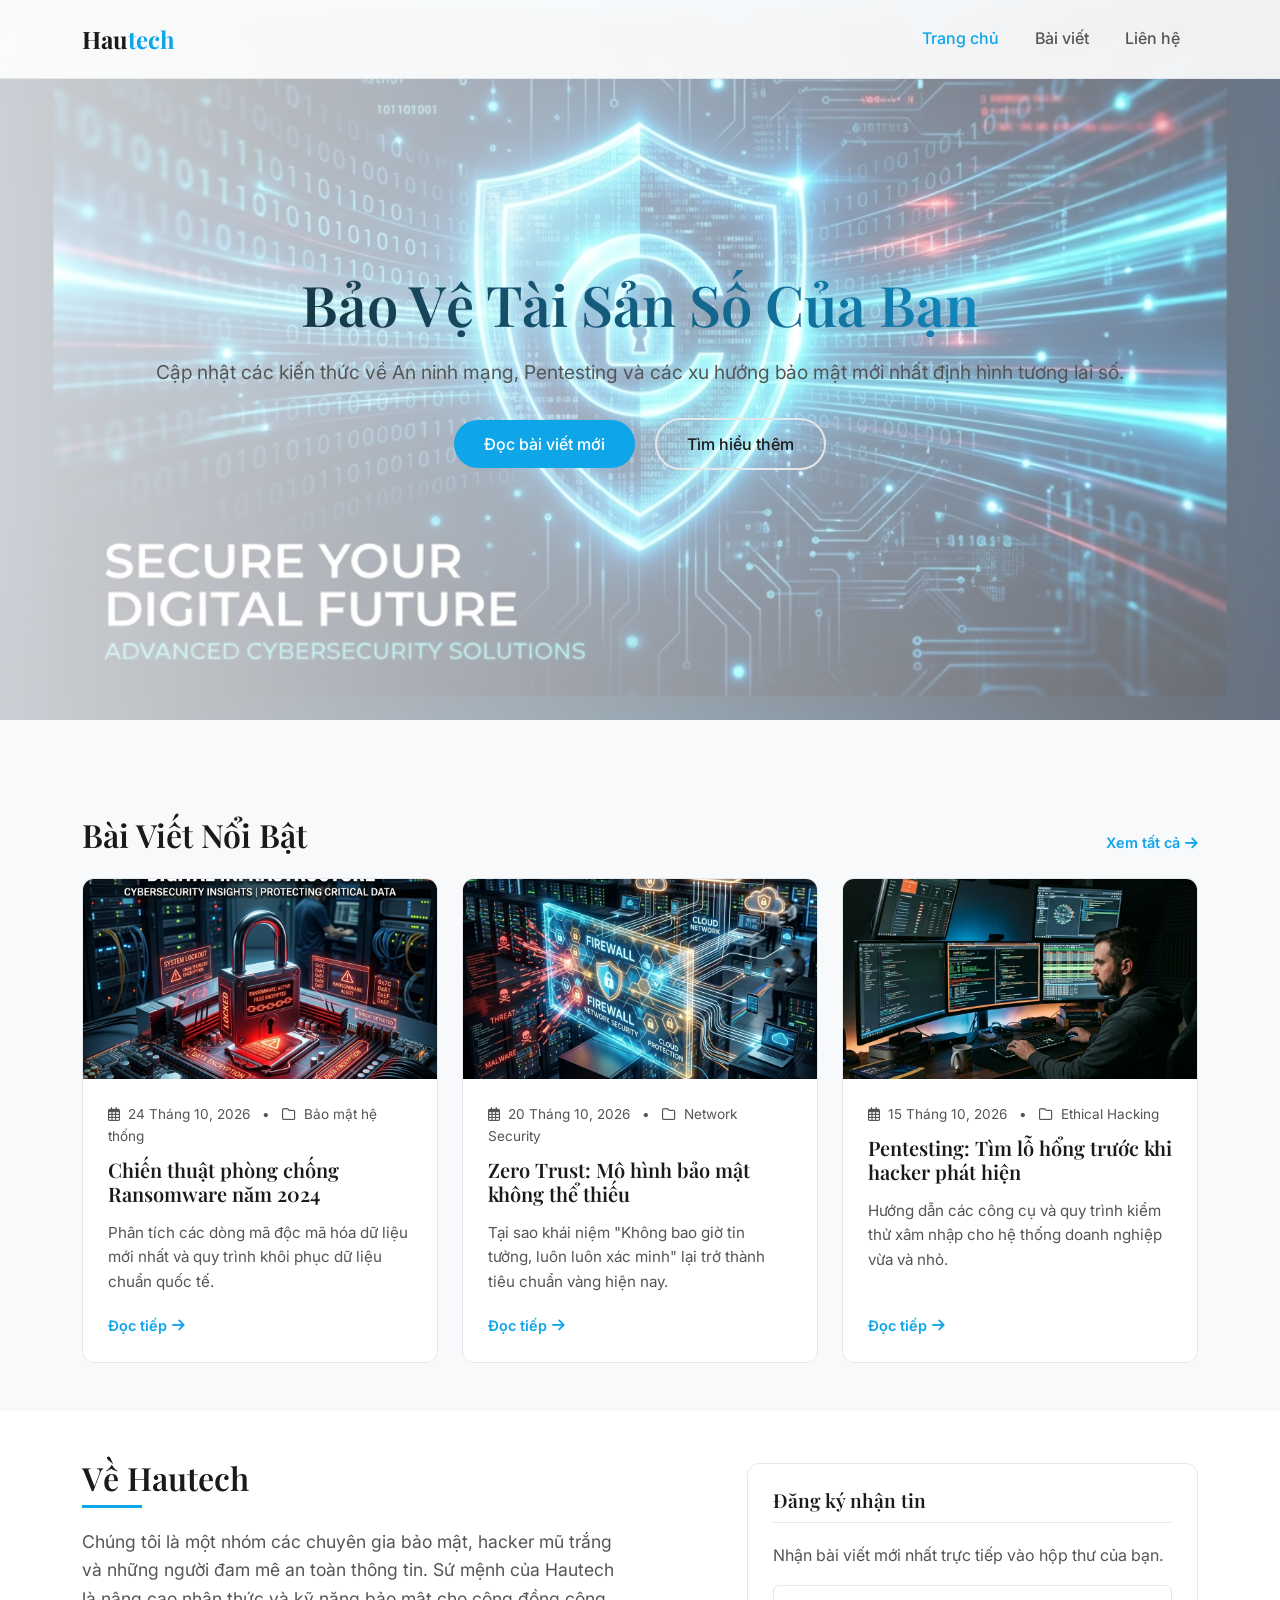
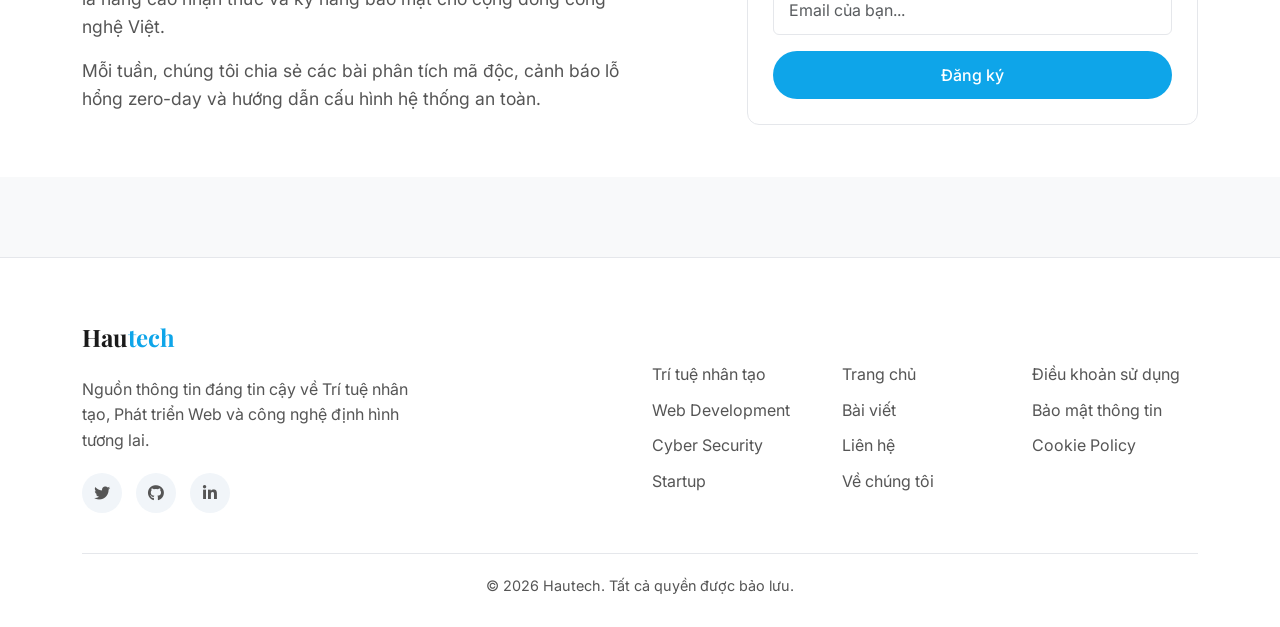
<file: index.html>
<!DOCTYPE html>
<html lang="vi">

<head>
    <meta charset="UTF-8">
    <meta name="viewport" content="width=device-width, initial-scale=1.0">
    <title>Hautech - Chuyên Gia An Ninh Mạng & Bảo Mật Dữ Liệu</title>
    <meta name="description"
        content="Blog chuyên sâu về an ninh mạng, bảo mật hệ thống và phòng chống hacker. Khám phá các kỹ thuật bảo vệ dữ liệu hiện đại nhất.">
    <meta name="keywords" content="an ninh mạng, bảo mật, hacker, pentest, bảo mật dữ liệu, hautech">
    <meta property="og:title" content="Hautech - Chuyên Gia An Ninh Mạng & Bảo Mật Dữ Liệu">
    <meta property="og:description" content="Blog chuyên sâu về an ninh mạng, bảo mật hệ thống và phòng chống hacker.">
    <meta property="og:image" content="images/hero-bg.jpg">
    <meta property="og:type" content="website">

    <!-- Bootstrap 5 CSS -->
    <link href="https://cdn.jsdelivr.net/npm/bootstrap@5.3.0/dist/css/bootstrap.min.css" rel="stylesheet">
    <!-- FontAwesome -->
    <link rel="stylesheet" href="https://cdnjs.cloudflare.com/ajax/libs/font-awesome/6.4.0/css/all.min.css">
    <!-- AOS Animation -->
    <link href="https://unpkg.com/aos@2.3.1/dist/aos.css" rel="stylesheet">
    <!-- Custom CSS -->
    <link rel="stylesheet" href="css/style.css">
    <script src="https://cdn.pagesense.io/js/quangcompany434/98872169e01f45d39a383c97e71a6139.js"></script>
</head>

<body>

    <!-- Navigation -->
    <nav class="navbar navbar-expand-lg navbar-dark navbar-custom fixed-top">
        <div class="container">
            <a class="navbar-brand" href="index.html">Hau<span style="color: var(--accent-color)">tech</span></a>
            <button class="navbar-toggler" type="button" data-bs-toggle="collapse" data-bs-target="#navbarNav">
                <span class="navbar-toggler-icon"></span>
            </button>
            <div class="collapse navbar-collapse" id="navbarNav">
                <ul class="navbar-nav ms-auto">
                    <li class="nav-item">
                        <a class="nav-link active" href="index.html">Trang chủ</a>
                    </li>
                    <li class="nav-item">
                        <a class="nav-link" href="blog.html">Bài viết</a>
                    </li>
                    <li class="nav-item">
                        <a class="nav-link" href="contact.html">Liên hệ</a>
                    </li>
                </ul>
            </div>
        </div>
    </nav>

    <!-- Hero Section -->
    <header class="hero-section">
        <div class="hero-overlay"></div>
        <div class="container hero-content text-center" data-aos="fade-up">
            <h1>Bảo Vệ Tài Sản Số Của Bạn</h1>
            <p>Cập nhật các kiến thức về An ninh mạng, Pentesting và các xu hướng bảo mật mới nhất định hình tương lai
                số.</p>
            <div class="mt-4">
                <a href="blog.html" class="btn btn-custom me-3">Đọc bài viết mới</a>
                <a href="#about" class="btn btn-outline-custom">Tìm hiểu thêm</a>
            </div>
        </div>
    </header>

    <!-- Featured Posts Section -->
    <section class="py-5 mt-5">
        <div class="container">
            <div class="d-flex justify-content-between align-items-end mb-4" data-aos="fade-up">
                <h2 class="mb-0">Bài Viết Nổi Bật</h2>
                <a href="blog.html" class="read-more" style="color: var(--accent-color)">Xem tất cả <i
                        class="fas fa-arrow-right"></i></a>
            </div>

            <div class="row g-4">
                <!-- Post 1 -->
                <div class="col-lg-4 col-md-6" data-aos="fade-up" data-aos-delay="100">
                    <div class="post-card">
                        <img src="images/post-1.jpg" alt="AI Tương lai" class="post-card-img">
                        <div class="post-card-body">
                            <div class="post-meta">
                                <span><i class="far fa-calendar-alt me-1"></i> 24 Tháng 10, 2026</span>
                                <span class="mx-2">•</span>
                                <span><i class="far fa-folder me-1"></i> Bảo mật hệ thống</span>
                            </div>
                            <h3 class="post-title"><a href="post-detail.html">Chiến thuật phòng chống Ransomware năm
                                    2024</a></h3>
                            <p class="post-excerpt">Phân tích các dòng mã độc mã hóa dữ liệu mới nhất và quy trình khôi
                                phục dữ liệu chuẩn quốc tế.</p>
                            <a href="post-detail.html" class="read-more mt-auto" style="color: var(--accent-color)">Đọc
                                tiếp <i class="fas fa-arrow-right"></i></a>
                        </div>
                    </div>
                </div>

                <!-- Post 2 -->
                <div class="col-lg-4 col-md-6" data-aos="fade-up" data-aos-delay="200">
                    <div class="post-card">
                        <img src="images/post-2.jpg" alt="Web Development" class="post-card-img">
                        <div class="post-card-body">
                            <div class="post-meta">
                                <span><i class="far fa-calendar-alt me-1"></i> 20 Tháng 10, 2026</span>
                                <span class="mx-2">•</span>
                                <span><i class="far fa-folder me-1"></i> Network Security</span>
                            </div>
                            <h3 class="post-title"><a href="#">Zero Trust: Mô hình bảo mật không thể thiếu</a></h3>
                            <p class="post-excerpt">Tại sao khái niệm "Không bao giờ tin tưởng, luôn luôn xác minh" lại
                                trở thành tiêu chuẩn vàng hiện nay.</p>
                            <a href="#" class="read-more mt-auto" style="color: var(--accent-color)">Đọc tiếp <i
                                    class="fas fa-arrow-right"></i></a>
                        </div>
                    </div>
                </div>

                <!-- Post 3 -->
                <div class="col-lg-4 col-md-6" data-aos="fade-up" data-aos-delay="300">
                    <div class="post-card">
                        <img src="images/post-3.jpg" alt="Digital Growth" class="post-card-img">
                        <div class="post-card-body">
                            <div class="post-meta">
                                <span><i class="far fa-calendar-alt me-1"></i> 15 Tháng 10, 2026</span>
                                <span class="mx-2">•</span>
                                <span><i class="far fa-folder me-1"></i> Ethical Hacking</span>
                            </div>
                            <h3 class="post-title"><a href="#">Pentesting: Tìm lỗ hổng trước khi hacker phát hiện</a>
                            </h3>
                            <p class="post-excerpt">Hướng dẫn các công cụ và quy trình kiểm thử xâm nhập cho hệ thống
                                doanh nghiệp vừa và nhỏ.</p>
                            <a href="#" class="read-more mt-auto" style="color: var(--accent-color)">Đọc tiếp <i
                                    class="fas fa-arrow-right"></i></a>
                        </div>
                    </div>
                </div>
            </div>
        </div>
    </section>

    <!-- About Section -->
    <section id="about" class="py-5" style="background-color: var(--bg-card)">
        <div class="container">
            <div class="row align-items-center">
                <div class="col-lg-6 mb-4 mb-lg-0" data-aos="fade-right">
                    <h2>Về Hautech</h2>
                    <div style="width: 60px; height: 3px; background-color: var(--accent-color); margin-bottom: 20px;">
                    </div>
                    <p style="color: var(--text-secondary); font-size: 1.1rem;">Chúng tôi là một nhóm các chuyên gia bảo
                        mật, hacker mũ trắng và những người đam mê an toàn thông tin. Sứ mệnh của Hautech là nâng cao
                        nhận thức và kỹ năng bảo mật cho cộng đồng công nghệ Việt.</p>
                    <p style="color: var(--text-secondary); font-size: 1.1rem;">Mỗi tuần, chúng tôi chia sẻ các bài phân
                        tích mã độc, cảnh báo lỗ hổng zero-day và hướng dẫn cấu hình hệ thống an toàn.</p>
                </div>
                <div class="col-lg-5 offset-lg-1" data-aos="fade-left">
                    <div class="sidebar-widget mb-0">
                        <h3 class="widget-title">Đăng ký nhận tin</h3>
                        <p style="color: var(--text-secondary)">Nhận bài viết mới nhất trực tiếp vào hộp thư của bạn.
                        </p>
                        <form>
                            <div class="mb-3">
                                <input type="email" class="form-control" placeholder="Email của bạn..." required>
                            </div>
                            <button type="submit" class="btn btn-custom w-100">Đăng ký</button>
                        </form>
                    </div>
                </div>
            </div>
        </div>
    </section>

    <!-- Footer -->
    <footer class="footer">
        <div class="container">
            <div class="row">
                <div class="col-lg-4 mb-4 mb-lg-0">
                    <a href="index.html" class="footer-logo">Hau<span style="color: var(--accent-color)">tech</span></a>
                    <p class="footer-text">Nguồn thông tin đáng tin cậy về Trí tuệ nhân tạo, Phát triển Web và công nghệ
                        định hình tương lai.</p>
                    <div class="social-links">
                        <a href="#"><i class="fab fa-twitter"></i></a>
                        <a href="#"><i class="fab fa-github"></i></a>
                        <a href="#"><i class="fab fa-linkedin-in"></i></a>
                    </div>
                </div>
                <div class="col-lg-2 offset-lg-2 col-md-4 mb-4 mb-md-0">
                    <h5 style="color: white; margin-bottom: 20px;">Danh Mục</h5>
                    <ul class="footer-links">
                        <li><a href="#">Trí tuệ nhân tạo</a></li>
                        <li><a href="#">Web Development</a></li>
                        <li><a href="#">Cyber Security</a></li>
                        <li><a href="#">Startup</a></li>
                    </ul>
                </div>
                <div class="col-lg-2 col-md-4 mb-4 mb-md-0">
                    <h5 style="color: white; margin-bottom: 20px;">Liên Kết</h5>
                    <ul class="footer-links">
                        <li><a href="index.html">Trang chủ</a></li>
                        <li><a href="blog.html">Bài viết</a></li>
                        <li><a href="contact.html">Liên hệ</a></li>
                        <li><a href="#">Về chúng tôi</a></li>
                    </ul>
                </div>
                <div class="col-lg-2 col-md-4">
                    <h5 style="color: white; margin-bottom: 20px;">Pháp Lý</h5>
                    <ul class="footer-links">
                        <li><a href="#">Điều khoản sử dụng</a></li>
                        <li><a href="#">Bảo mật thông tin</a></li>
                        <li><a href="#">Cookie Policy</a></li>
                    </ul>
                </div>
            </div>
            <div class="copyright">
                &copy; 2026 Hautech. Tất cả quyền được bảo lưu.
            </div>
        </div>
    </footer>

    <!-- Bootstrap & Plugins JS -->
    <script src="https://cdn.jsdelivr.net/npm/bootstrap@5.3.0/dist/js/bootstrap.bundle.min.js"></script>
    <script src="https://unpkg.com/aos@2.3.1/dist/aos.js"></script>
    <script src="js/main.js"></script>
    <script>window.$zoho = window.$zoho || {}; $zoho.salesiq = $zoho.salesiq || { ready: function () { } }</script>
    <script id="zsiqscript"
        src="https://salesiq.zohopublic.com/widget?wc=siqd9f1bede8af62cf128b98b926d4957f936d9593ea437c44ec0bc36bead2024d7"
        defer></script>
</body>

</html>
</file>
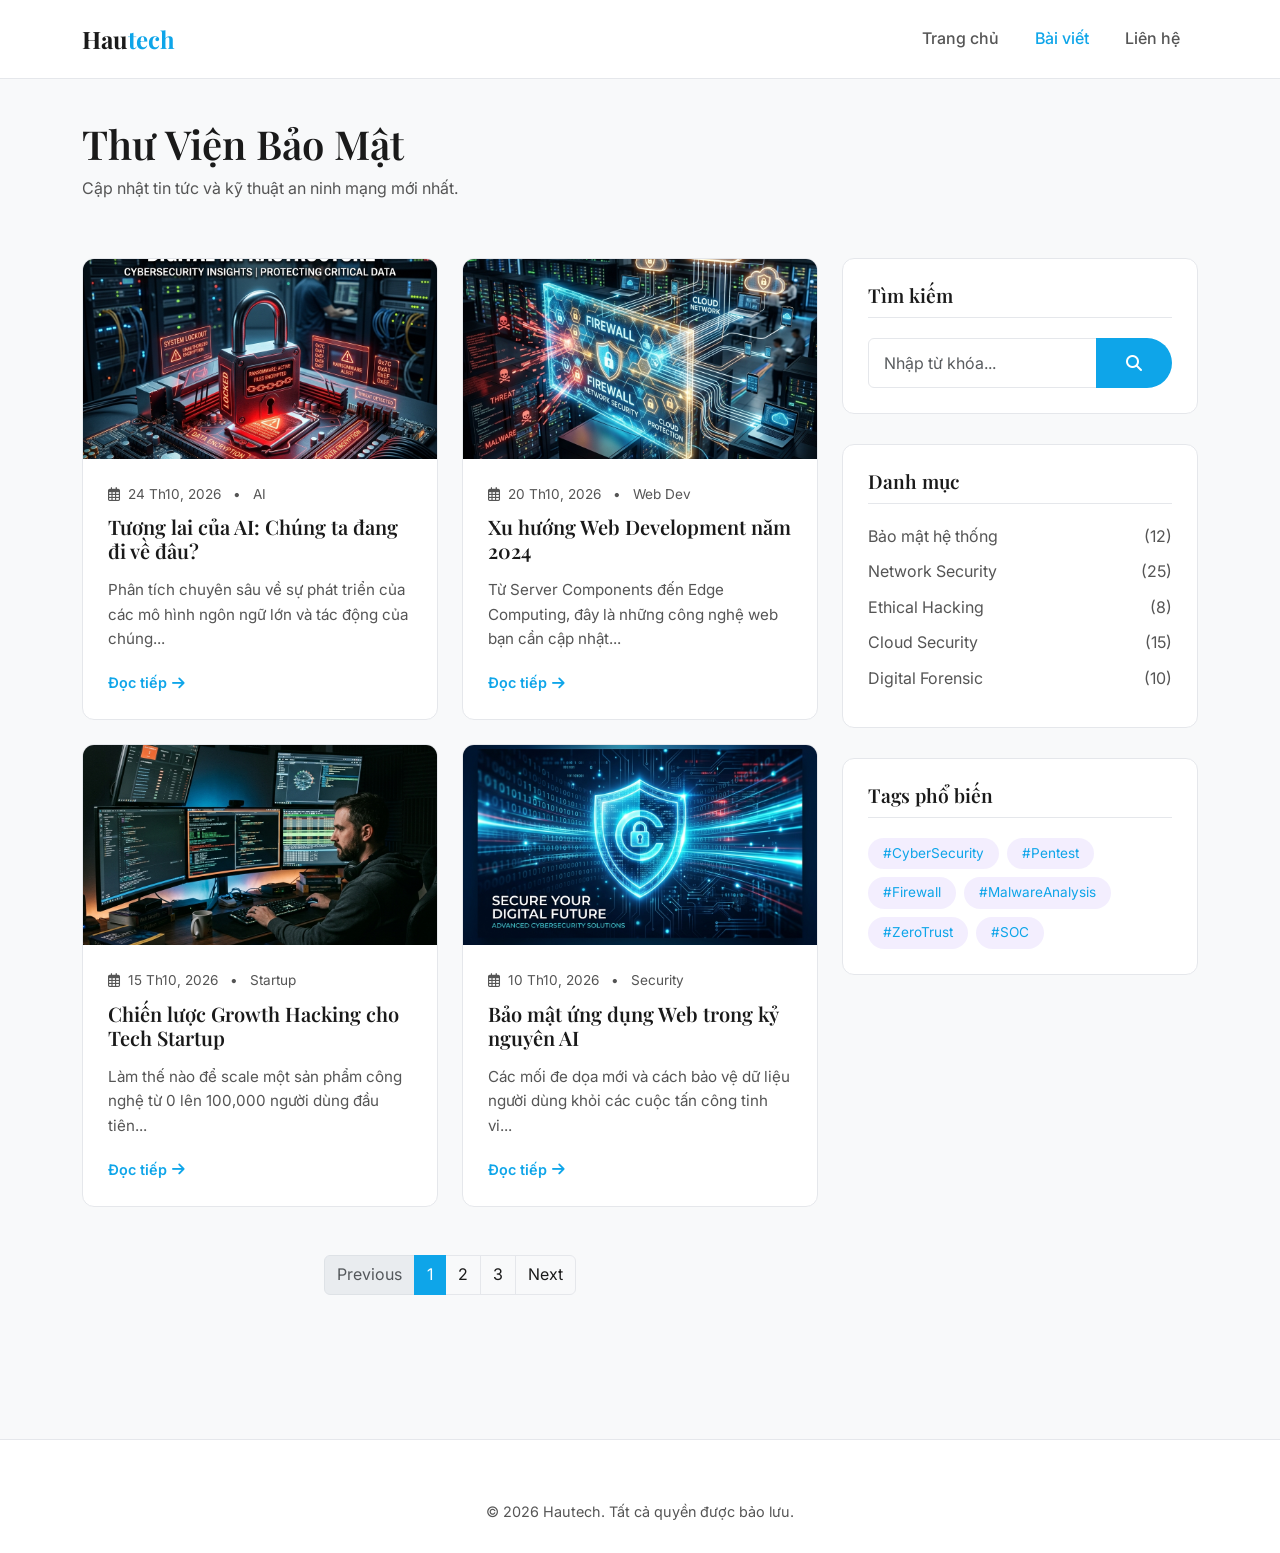
<file: blog.html>
<!DOCTYPE html>
<html lang="vi">

<head>
    <meta charset="UTF-8">
    <meta name="viewport" content="width=device-width, initial-scale=1.0">
    <title>Bài Viết - Hautech</title>
    <meta name="description" content="Danh sách tất cả các bài viết về công nghệ, lập trình và AI từ Hautech.">

    <!-- Bootstrap 5 CSS -->
    <link href="https://cdn.jsdelivr.net/npm/bootstrap@5.3.0/dist/css/bootstrap.min.css" rel="stylesheet">
    <!-- FontAwesome -->
    <link rel="stylesheet" href="https://cdnjs.cloudflare.com/ajax/libs/font-awesome/6.4.0/css/all.min.css">
    <!-- AOS Animation -->
    <link href="https://unpkg.com/aos@2.3.1/dist/aos.css" rel="stylesheet">
    <!-- Custom CSS -->
    <link rel="stylesheet" href="css/style.css">
    <script src="https://cdn.pagesense.io/js/quangcompany434/98872169e01f45d39a383c97e71a6139.js"></script>
</head>

<body>

    <!-- Navigation -->
    <nav class="navbar navbar-expand-lg navbar-dark navbar-custom fixed-top">
        <div class="container">
            <a class="navbar-brand" href="index.html">Hau<span style="color: var(--accent-color)">tech</span></a>
            <button class="navbar-toggler" type="button" data-bs-toggle="collapse" data-bs-target="#navbarNav">
                <span class="navbar-toggler-icon"></span>
            </button>
            <div class="collapse navbar-collapse" id="navbarNav">
                <ul class="navbar-nav ms-auto">
                    <li class="nav-item">
                        <a class="nav-link" href="index.html">Trang chủ</a>
                    </li>
                    <li class="nav-item">
                        <a class="nav-link active" href="blog.html">Bài viết</a>
                    </li>
                    <li class="nav-item">
                        <a class="nav-link" href="contact.html">Liên hệ</a>
                    </li>
                </ul>
            </div>
        </div>
    </nav>

    <!-- Page Header -->
    <div class="container" style="padding-top: 120px; padding-bottom: 40px;">
        <h1 data-aos="fade-up">Thư Viện Bảo Mật</h1>
        <p style="color: var(--text-secondary)" data-aos="fade-up" data-aos-delay="100">Cập nhật tin tức và kỹ thuật an
            ninh mạng mới nhất.</p>
    </div>

    <!-- Blog Content -->
    <div class="container pb-5">
        <div class="row">
            <!-- Main Content (Grid) -->
            <div class="col-lg-8 mb-5 mb-lg-0">
                <div class="row g-4">
                    <!-- Post 1 -->
                    <div class="col-md-6" data-aos="fade-up">
                        <div class="post-card">
                            <img src="images/post-1.jpg" alt="AI Tương lai" class="post-card-img">
                            <div class="post-card-body">
                                <div class="post-meta">
                                    <span><i class="far fa-calendar-alt me-1"></i> 24 Th10, 2026</span>
                                    <span class="mx-2">•</span>
                                    <span>AI</span>
                                </div>
                                <h3 class="post-title"><a href="post-detail.html">Tương lai của AI: Chúng ta đang đi về
                                        đâu?</a></h3>
                                <p class="post-excerpt">Phân tích chuyên sâu về sự phát triển của các mô hình ngôn ngữ
                                    lớn và tác động của chúng...</p>
                                <a href="post-detail.html" class="read-more mt-auto"
                                    style="color: var(--accent-color)">Đọc tiếp <i class="fas fa-arrow-right"></i></a>
                            </div>
                        </div>
                    </div>

                    <!-- Post 2 -->
                    <div class="col-md-6" data-aos="fade-up" data-aos-delay="100">
                        <div class="post-card">
                            <img src="images/post-2.jpg" alt="Web Dev" class="post-card-img">
                            <div class="post-card-body">
                                <div class="post-meta">
                                    <span><i class="far fa-calendar-alt me-1"></i> 20 Th10, 2026</span>
                                    <span class="mx-2">•</span>
                                    <span>Web Dev</span>
                                </div>
                                <h3 class="post-title"><a href="#">Xu hướng Web Development năm 2024</a></h3>
                                <p class="post-excerpt">Từ Server Components đến Edge Computing, đây là những công nghệ
                                    web bạn cần cập nhật...</p>
                                <a href="#" class="read-more mt-auto" style="color: var(--accent-color)">Đọc tiếp <i
                                        class="fas fa-arrow-right"></i></a>
                            </div>
                        </div>
                    </div>

                    <!-- Post 3 -->
                    <div class="col-md-6" data-aos="fade-up">
                        <div class="post-card">
                            <img src="images/post-3.jpg" alt="Startup" class="post-card-img">
                            <div class="post-card-body">
                                <div class="post-meta">
                                    <span><i class="far fa-calendar-alt me-1"></i> 15 Th10, 2026</span>
                                    <span class="mx-2">•</span>
                                    <span>Startup</span>
                                </div>
                                <h3 class="post-title"><a href="#">Chiến lược Growth Hacking cho Tech Startup</a></h3>
                                <p class="post-excerpt">Làm thế nào để scale một sản phẩm công nghệ từ 0 lên 100,000
                                    người dùng đầu tiên...</p>
                                <a href="#" class="read-more mt-auto" style="color: var(--accent-color)">Đọc tiếp <i
                                        class="fas fa-arrow-right"></i></a>
                            </div>
                        </div>
                    </div>

                    <!-- Post 4 (Reusing images for demo) -->
                    <div class="col-md-6" data-aos="fade-up" data-aos-delay="100">
                        <div class="post-card">
                            <img src="images/hero-bg.jpg" alt="Cyber Security" class="post-card-img">
                            <div class="post-card-body">
                                <div class="post-meta">
                                    <span><i class="far fa-calendar-alt me-1"></i> 10 Th10, 2026</span>
                                    <span class="mx-2">•</span>
                                    <span>Security</span>
                                </div>
                                <h3 class="post-title"><a href="#">Bảo mật ứng dụng Web trong kỷ nguyên AI</a></h3>
                                <p class="post-excerpt">Các mối đe dọa mới và cách bảo vệ dữ liệu người dùng khỏi các
                                    cuộc tấn công tinh vi...</p>
                                <a href="#" class="read-more mt-auto" style="color: var(--accent-color)">Đọc tiếp <i
                                        class="fas fa-arrow-right"></i></a>
                            </div>
                        </div>
                    </div>
                </div>

                <!-- Pagination -->
                <nav class="mt-5" aria-label="Page navigation" data-aos="fade-up">
                    <ul class="pagination justify-content-center"
                        style="--bs-pagination-bg: transparent; --bs-pagination-border-color: var(--border-color); --bs-pagination-color: var(--text-primary); --bs-pagination-hover-bg: rgba(255,255,255,0.05); --bs-pagination-hover-color: var(--accent-color); --bs-pagination-active-bg: var(--accent-color); --bs-pagination-active-border-color: var(--accent-color);">
                        <li class="page-item disabled">
                            <a class="page-link" href="#" tabindex="-1" aria-disabled="true">Previous</a>
                        </li>
                        <li class="page-item active"><a class="page-link" href="#">1</a></li>
                        <li class="page-item"><a class="page-link" href="#">2</a></li>
                        <li class="page-item"><a class="page-link" href="#">3</a></li>
                        <li class="page-item">
                            <a class="page-link" href="#">Next</a>
                        </li>
                    </ul>
                </nav>
            </div>

            <!-- Sidebar -->
            <div class="col-lg-4" data-aos="fade-left">
                <!-- Search -->
                <div class="sidebar-widget">
                    <h3 class="widget-title">Tìm kiếm</h3>
                    <div class="input-group">
                        <input type="text" class="form-control" placeholder="Nhập từ khóa...">
                        <button class="btn btn-custom" type="button"><i class="fas fa-search"></i></button>
                    </div>
                </div>

                <!-- Categories -->
                <div class="sidebar-widget">
                    <h3 class="widget-title">Danh mục</h3>
                    <ul class="category-list">
                        <li><a href="#">Bảo mật hệ thống <span>(12)</span></a></li>
                        <li><a href="#">Network Security <span>(25)</span></a></li>
                        <li><a href="#">Ethical Hacking <span>(8)</span></a></li>
                        <li><a href="#">Cloud Security <span>(15)</span></a></li>
                        <li><a href="#">Digital Forensic <span>(10)</span></a></li>
                    </ul>
                </div>

                <!-- Popular Tags -->
                <div class="sidebar-widget">
                    <h3 class="widget-title">Tags phổ biến</h3>
                    <div class="d-flex flex-wrap gap-2">
                        <a href="#" class="tag-badge m-0">#CyberSecurity</a>
                        <a href="#" class="tag-badge m-0">#Pentest</a>
                        <a href="#" class="tag-badge m-0">#Firewall</a>
                        <a href="#" class="tag-badge m-0">#MalwareAnalysis</a>
                        <a href="#" class="tag-badge m-0">#ZeroTrust</a>
                        <a href="#" class="tag-badge m-0">#SOC</a>
                    </div>
                </div>
            </div>
        </div>
    </div>

    <!-- Footer -->
    <footer class="footer">
        <div class="container">
            <div class="copyright m-0" style="border: none; padding: 0;">
                &copy; 2026 Hautech. Tất cả quyền được bảo lưu.
            </div>
        </div>
    </footer>

    <!-- Bootstrap & Plugins JS -->
    <script src="https://cdn.jsdelivr.net/npm/bootstrap@5.3.0/dist/js/bootstrap.bundle.min.js"></script>
    <script src="https://unpkg.com/aos@2.3.1/dist/aos.js"></script>
    <script src="js/main.js"></script>
    <script>window.$zoho = window.$zoho || {}; $zoho.salesiq = $zoho.salesiq || { ready: function () { } }</script>
    <script id="zsiqscript"
        src="https://salesiq.zohopublic.com/widget?wc=siqd9f1bede8af62cf128b98b926d4957f936d9593ea437c44ec0bc36bead2024d7"
        defer></script>
</body>

</html>
</file>
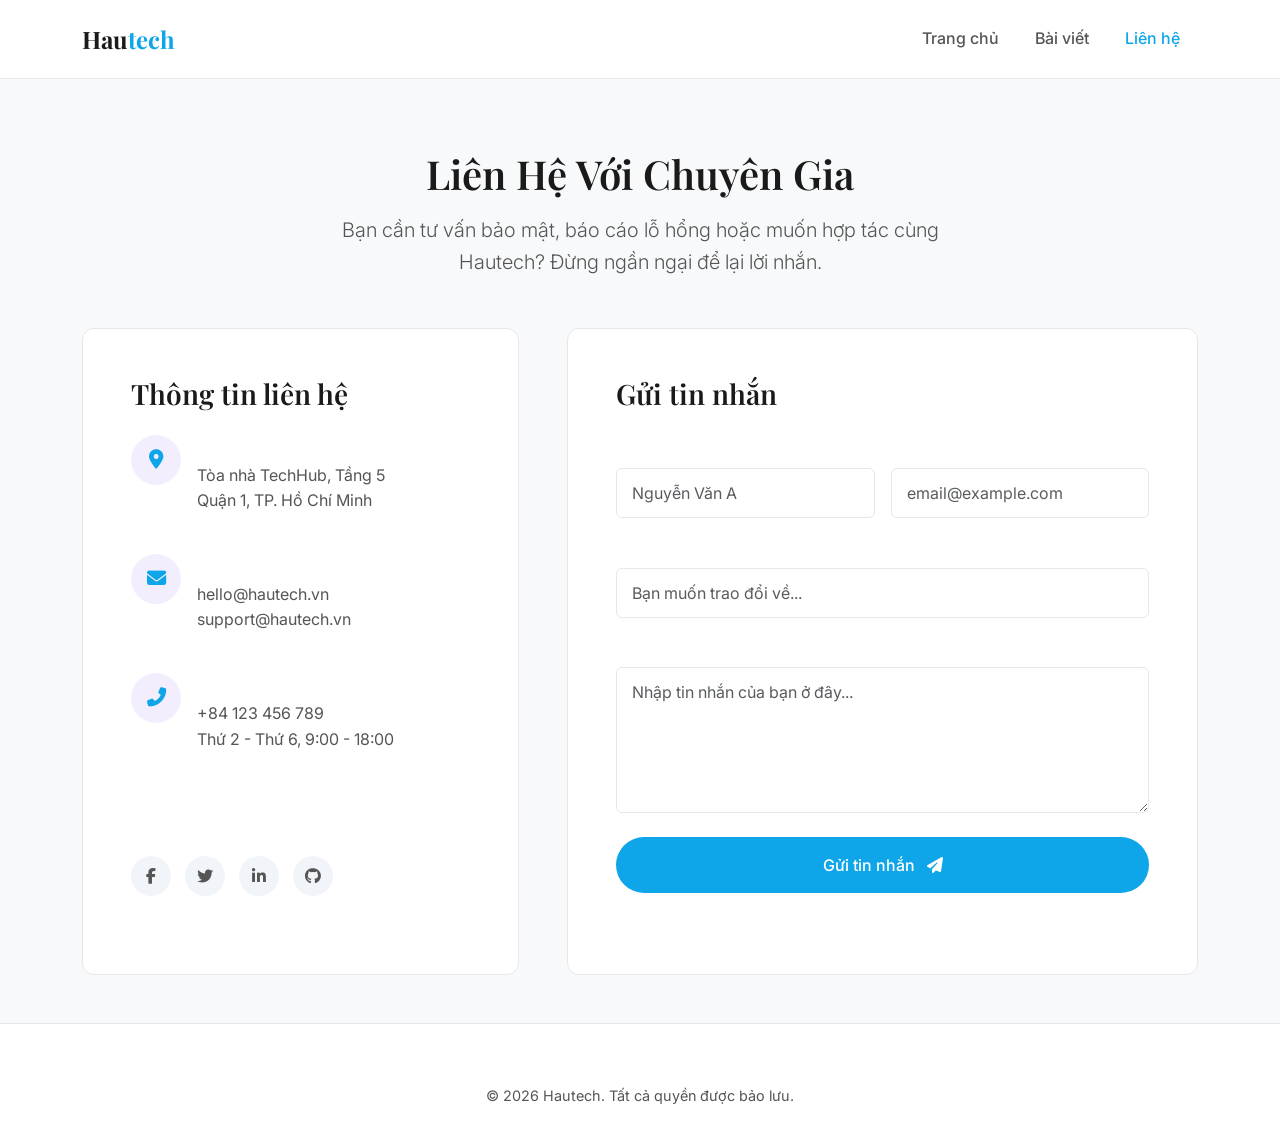
<file: contact.html>
<!DOCTYPE html>
<html lang="vi">

<head>
    <meta charset="UTF-8">
    <meta name="viewport" content="width=device-width, initial-scale=1.0">
    <title>Liên hệ - Hautech</title>
    <meta name="description" content="Liên hệ với đội ngũ Hautech để hợp tác, gửi phản hồi hoặc đóng góp bài viết.">

    <!-- Bootstrap 5 CSS -->
    <link href="https://cdn.jsdelivr.net/npm/bootstrap@5.3.0/dist/css/bootstrap.min.css" rel="stylesheet">
    <!-- FontAwesome -->
    <link rel="stylesheet" href="https://cdnjs.cloudflare.com/ajax/libs/font-awesome/6.4.0/css/all.min.css">
    <!-- AOS Animation -->
    <link href="https://unpkg.com/aos@2.3.1/dist/aos.css" rel="stylesheet">
    <!-- Custom CSS -->
    <link rel="stylesheet" href="css/style.css">
    <script src="https://cdn.pagesense.io/js/quangcompany434/98872169e01f45d39a383c97e71a6139.js"></script>
</head>

<body>

    <!-- Navigation -->
    <nav class="navbar navbar-expand-lg navbar-dark navbar-custom fixed-top">
        <div class="container">
            <a class="navbar-brand" href="index.html">Hau<span style="color: var(--accent-color)">tech</span></a>
            <button class="navbar-toggler" type="button" data-bs-toggle="collapse" data-bs-target="#navbarNav">
                <span class="navbar-toggler-icon"></span>
            </button>
            <div class="collapse navbar-collapse" id="navbarNav">
                <ul class="navbar-nav ms-auto">
                    <li class="nav-item"><a class="nav-link" href="index.html">Trang chủ</a></li>
                    <li class="nav-item"><a class="nav-link" href="blog.html">Bài viết</a></li>
                    <li class="nav-item"><a class="nav-link active" href="contact.html">Liên hệ</a></li>
                </ul>
            </div>
        </div>
    </nav>

    <!-- Page Header -->
    <div class="container text-center" style="padding-top: 150px; padding-bottom: 50px;">
        <h1 data-aos="fade-up">Liên Hệ Với Chuyên Gia</h1>
        <p class="lead mt-3" style="color: var(--text-secondary); max-width: 600px; margin: 0 auto;" data-aos="fade-up"
            data-aos-delay="100">Bạn cần tư vấn bảo mật, báo cáo lỗ hổng hoặc muốn hợp tác cùng Hautech? Đừng ngần ngại
            để lại lời nhắn.</p>
    </div>

    <!-- Contact Section -->
    <div class="container pb-5">
        <div class="row g-5">
            <!-- Contact Info -->
            <div class="col-lg-5" data-aos="fade-right">
                <div class="sidebar-widget h-100 p-4 p-md-5">
                    <h3 class="mb-4">Thông tin liên hệ</h3>

                    <div class="d-flex mb-4">
                        <div class="flex-shrink-0">
                            <div
                                style="width: 50px; height: 50px; background-color: rgba(139, 92, 246, 0.1); border-radius: 50%; display: flex; align-items: center; justify-content: center; color: var(--accent-color); font-size: 1.2rem;">
                                <i class="fas fa-map-marker-alt"></i>
                            </div>
                        </div>
                        <div class="ms-3">
                            <h5 class="text-white mb-1">Địa chỉ</h5>
                            <p style="color: var(--text-secondary)">Tòa nhà TechHub, Tầng 5<br>Quận 1, TP. Hồ Chí Minh
                            </p>
                        </div>
                    </div>

                    <div class="d-flex mb-4">
                        <div class="flex-shrink-0">
                            <div
                                style="width: 50px; height: 50px; background-color: rgba(139, 92, 246, 0.1); border-radius: 50%; display: flex; align-items: center; justify-content: center; color: var(--accent-color); font-size: 1.2rem;">
                                <i class="fas fa-envelope"></i>
                            </div>
                        </div>
                        <div class="ms-3">
                            <h5 class="text-white mb-1">Email</h5>
                            <p style="color: var(--text-secondary)">hello@hautech.vn<br>support@hautech.vn</p>
                        </div>
                    </div>

                    <div class="d-flex mb-5">
                        <div class="flex-shrink-0">
                            <div
                                style="width: 50px; height: 50px; background-color: rgba(139, 92, 246, 0.1); border-radius: 50%; display: flex; align-items: center; justify-content: center; color: var(--accent-color); font-size: 1.2rem;">
                                <i class="fas fa-phone-alt"></i>
                            </div>
                        </div>
                        <div class="ms-3">
                            <h5 class="text-white mb-1">Điện thoại</h5>
                            <p style="color: var(--text-secondary)">+84 123 456 789<br>Thứ 2 - Thứ 6, 9:00 - 18:00</p>
                        </div>
                    </div>

                    <h5 class="text-white mb-3">Kết nối với chúng tôi</h5>
                    <div class="social-links">
                        <a href="#"><i class="fab fa-facebook-f"></i></a>
                        <a href="#"><i class="fab fa-twitter"></i></a>
                        <a href="#"><i class="fab fa-linkedin-in"></i></a>
                        <a href="#"><i class="fab fa-github"></i></a>
                    </div>
                </div>
            </div>

            <!-- Contact Form -->
            <div class="col-lg-7" data-aos="fade-left">
                <div class="sidebar-widget h-100 p-4 p-md-5">
                    <h3 class="mb-4">Gửi tin nhắn</h3>
                    <form>
                        <div class="row g-3">
                            <div class="col-md-6">
                                <label for="name" class="form-label text-white">Họ và tên</label>
                                <input type="text" class="form-control" id="name" placeholder="Nguyễn Văn A" required>
                            </div>
                            <div class="col-md-6">
                                <label for="email" class="form-label text-white">Email</label>
                                <input type="email" class="form-control" id="email" placeholder="email@example.com"
                                    required>
                            </div>
                            <div class="col-12">
                                <label for="subject" class="form-label text-white">Chủ đề</label>
                                <input type="text" class="form-control" id="subject"
                                    placeholder="Bạn muốn trao đổi về..." required>
                            </div>
                            <div class="col-12">
                                <label for="message" class="form-label text-white">Nội dung</label>
                                <textarea class="form-control" id="message" rows="5"
                                    placeholder="Nhập tin nhắn của bạn ở đây..." required></textarea>
                            </div>
                            <div class="col-12 mt-4">
                                <button type="submit" class="btn btn-custom w-100 py-3">Gửi tin nhắn <i
                                        class="fas fa-paper-plane ms-2"></i></button>
                            </div>
                        </div>
                    </form>
                </div>
            </div>
        </div>
    </div>

    <!-- Footer -->
    <footer class="footer mt-0">
        <div class="container">
            <div class="copyright m-0" style="border: none; padding: 0;">
                &copy; 2026 Hautech. Tất cả quyền được bảo lưu.
            </div>
        </div>
    </footer>

    <!-- Bootstrap JS & AOS -->
    <script src="https://cdn.jsdelivr.net/npm/bootstrap@5.3.0/dist/js/bootstrap.bundle.min.js"></script>
    <script src="https://unpkg.com/aos@2.3.1/dist/aos.js"></script>
    <script src="js/main.js"></script>
    <script>window.$zoho = window.$zoho || {}; $zoho.salesiq = $zoho.salesiq || { ready: function () { } }</script>
    <script id="zsiqscript"
        src="https://salesiq.zohopublic.com/widget?wc=siqd9f1bede8af62cf128b98b926d4957f936d9593ea437c44ec0bc36bead2024d7"
        defer></script>
</body>

</html>
</file>
<file: css/style.css>
@import url('https://fonts.googleapis.com/css2?family=Inter:wght@300;400;500;600;700&family=Playfair+Display:wght@500;600;700&display=swap');

:root {
    --bg-dark: #f8f9fa;
    --bg-card: #ffffff;
    --text-primary: #1a1a1a;
    --text-secondary: #555555;
    --accent-color: #0ea5e9; /* Cyber Blue */
    --accent-hover: #0284c7;
    --border-color: #e5e7eb;
}

body {
    font-family: 'Inter', sans-serif;
    background-color: var(--bg-dark);
    color: var(--text-primary);
    line-height: 1.6;
}

h1, h2, h3, h4, h5, h6 {
    font-family: 'Playfair Display', serif;
    color: var(--text-primary);
    font-weight: 600;
}

a {
    color: var(--accent-color);
    text-decoration: none;
    transition: color 0.3s ease;
}

a:hover {
    color: var(--accent-hover);
}

/* Custom Navbar */
.navbar-custom {
    background-color: rgba(255, 255, 255, 0.9) !important;
    backdrop-filter: blur(10px);
    border-bottom: 1px solid var(--border-color);
    padding: 15px 0;
}

.navbar-custom .navbar-brand {
    font-family: 'Playfair Display', serif;
    font-weight: 700;
    font-size: 1.5rem;
    color: var(--text-primary);
}

.navbar-custom .nav-link {
    color: var(--text-secondary);
    font-weight: 500;
    margin: 0 10px;
    transition: color 0.3s ease;
}

.navbar-custom .nav-link:hover,
.navbar-custom .nav-link.active {
    color: var(--accent-color);
}

.navbar-toggler {
    border-color: var(--border-color);
}

.navbar-toggler-icon {
    background-image: url("data:image/svg+xml,%3csvg xmlns='http://www.w3.org/2000/svg' viewBox='0 0 30 30'%3e%3cpath stroke='rgba%280, 0, 0, 0.5%29' stroke-linecap='round' stroke-miterlimit='10' stroke-width='2' d='M4 7h22M4 15h22M4 23h22'/%3e%3c/svg%3e");
}

/* Hero Section */
.hero-section {
    position: relative;
    padding: 120px 0 100px;
    background: url('../images/hero-bg.jpg') center/cover no-repeat;
    display: flex;
    align-items: center;
    min-height: 80vh;
}

.hero-overlay {
    position: absolute;
    top: 0;
    left: 0;
    width: 100%;
    height: 100%;
    background: linear-gradient(to right, rgba(255, 255, 255, 0.8), rgba(255, 255, 255, 0.4));
    z-index: 1;
}

.hero-content {
    position: relative;
    z-index: 2;
}

.hero-content h1 {
    font-size: 3.5rem;
    margin-bottom: 20px;
    background: -webkit-linear-gradient(45deg, #1a1a1a, var(--accent-color));
    -webkit-background-clip: text;
    -webkit-text-fill-color: transparent;
}

.hero-content p {
    font-size: 1.2rem;
    color: var(--text-secondary);
    margin-bottom: 30px;
}

.btn-custom {
    background-color: var(--accent-color);
    color: white;
    padding: 12px 30px;
    border-radius: 30px;
    font-weight: 500;
    border: none;
    transition: all 0.3s ease;
}

.btn-custom:hover {
    background-color: var(--accent-hover);
    color: white;
    transform: translateY(-2px);
    box-shadow: 0 5px 15px rgba(139, 92, 246, 0.4);
}

.btn-outline-custom {
    background-color: transparent;
    color: var(--text-primary);
    padding: 12px 30px;
    border-radius: 30px;
    font-weight: 500;
    border: 2px solid var(--border-color);
    transition: all 0.3s ease;
}

.btn-outline-custom:hover {
    border-color: var(--accent-color);
    color: var(--accent-color);
}

/* Post Cards */
.post-card {
    background-color: var(--bg-card);
    border-radius: 12px;
    overflow: hidden;
    border: 1px solid var(--border-color);
    transition: transform 0.3s ease, box-shadow 0.3s ease;
    height: 100%;
    display: flex;
    flex-direction: column;
}

.post-card:hover {
    transform: translateY(-10px);
    box-shadow: 0 15px 30px rgba(0, 0, 0, 0.1);
    border-color: var(--accent-color);
}

.post-card-img {
    height: 200px;
    object-fit: cover;
    width: 100%;
}

.post-card-body {
    padding: 25px;
    flex-grow: 1;
    display: flex;
    flex-direction: column;
}

.post-meta {
    font-size: 0.85rem;
    color: var(--text-secondary);
    margin-bottom: 10px;
}

.post-title {
    font-size: 1.25rem;
    margin-bottom: 15px;
}

.post-title a {
    color: var(--text-primary);
}

.post-title a:hover {
    color: var(--accent-color);
}

.post-excerpt {
    color: var(--text-secondary);
    font-size: 0.95rem;
    margin-bottom: 20px;
    flex-grow: 1;
}

.read-more {
    font-weight: 600;
    font-size: 0.9rem;
    display: flex;
    align-items: center;
}

.read-more i {
    margin-left: 5px;
    transition: margin-left 0.3s ease;
}

.read-more:hover i {
    margin-left: 10px;
}

/* Post Detail */
.post-header {
    padding: 100px 0 50px;
    text-align: center;
}

.post-header-meta {
    color: var(--text-secondary);
    margin-bottom: 20px;
}

.post-featured-image {
    width: 100%;
    max-height: 500px;
    object-fit: cover;
    border-radius: 12px;
    margin-bottom: 40px;
}

.post-content {
    font-size: 1.1rem;
    color: #444444;
}

.post-content h2 {
    margin-top: 40px;
    margin-bottom: 20px;
}

.post-content p {
    margin-bottom: 20px;
}

.post-tags {
    margin-top: 40px;
    padding-top: 20px;
    border-top: 1px solid var(--border-color);
}

.tag-badge {
    background-color: rgba(139, 92, 246, 0.1);
    color: var(--accent-color);
    padding: 5px 15px;
    border-radius: 20px;
    font-size: 0.85rem;
    margin-right: 10px;
    display: inline-block;
    transition: all 0.3s ease;
}

.tag-badge:hover {
    background-color: var(--accent-color);
    color: white;
}

/* Sidebar */
.sidebar-widget {
    background-color: var(--bg-card);
    padding: 25px;
    border-radius: 12px;
    border: 1px solid var(--border-color);
    margin-bottom: 30px;
}

.widget-title {
    font-size: 1.2rem;
    margin-bottom: 20px;
    padding-bottom: 10px;
    border-bottom: 1px solid var(--border-color);
}

.category-list {
    list-style: none;
    padding: 0;
    margin: 0;
}

.category-list li {
    margin-bottom: 10px;
}

.category-list a {
    color: var(--text-secondary);
    display: flex;
    justify-content: space-between;
}

.category-list a:hover {
    color: var(--accent-color);
}

/* Contact Form */
.form-control {
    background-color: #ffffff;
    border: 1px solid var(--border-color);
    color: var(--text-primary);
    padding: 12px 15px;
}

.form-control:focus {
    background-color: #ffffff;
    border-color: var(--accent-color);
    color: var(--text-primary);
    box-shadow: 0 0 0 0.25rem rgba(99, 102, 241, 0.1);
}

/* Footer */
.footer {
    background-color: var(--bg-card);
    border-top: 1px solid var(--border-color);
    padding: 60px 0 30px;
    margin-top: 80px;
}

.footer-logo {
    font-family: 'Playfair Display', serif;
    font-weight: 700;
    font-size: 1.5rem;
    color: var(--text-primary);
    margin-bottom: 20px;
    display: inline-block;
}

.footer-text {
    color: var(--text-secondary);
    margin-bottom: 20px;
}

.social-links a {
    display: inline-flex;
    align-items: center;
    justify-content: center;
    width: 40px;
    height: 40px;
    border-radius: 50%;
    background-color: #f1f5f9;
    color: var(--text-secondary);
    margin-right: 10px;
    transition: all 0.3s ease;
}

.social-links a:hover {
    background-color: var(--accent-color);
    color: white;
}

.footer-links {
    list-style: none;
    padding: 0;
}

.footer-links li {
    margin-bottom: 10px;
}

.footer-links a {
    color: var(--text-secondary);
}

.footer-links a:hover {
    color: var(--accent-color);
}

.copyright {
    border-top: 1px solid var(--border-color);
    padding-top: 20px;
    margin-top: 40px;
    text-align: center;
    color: var(--text-secondary);
    font-size: 0.9rem;
}

/* Custom Scrollbar */
::-webkit-scrollbar {
    width: 10px;
}

::-webkit-scrollbar-track {
    background: var(--bg-dark);
}

::-webkit-scrollbar-thumb {
    background: #cbd5e1;
    border-radius: 5px;
}

::-webkit-scrollbar-thumb:hover {
    background: var(--accent-color);
}
</file>
